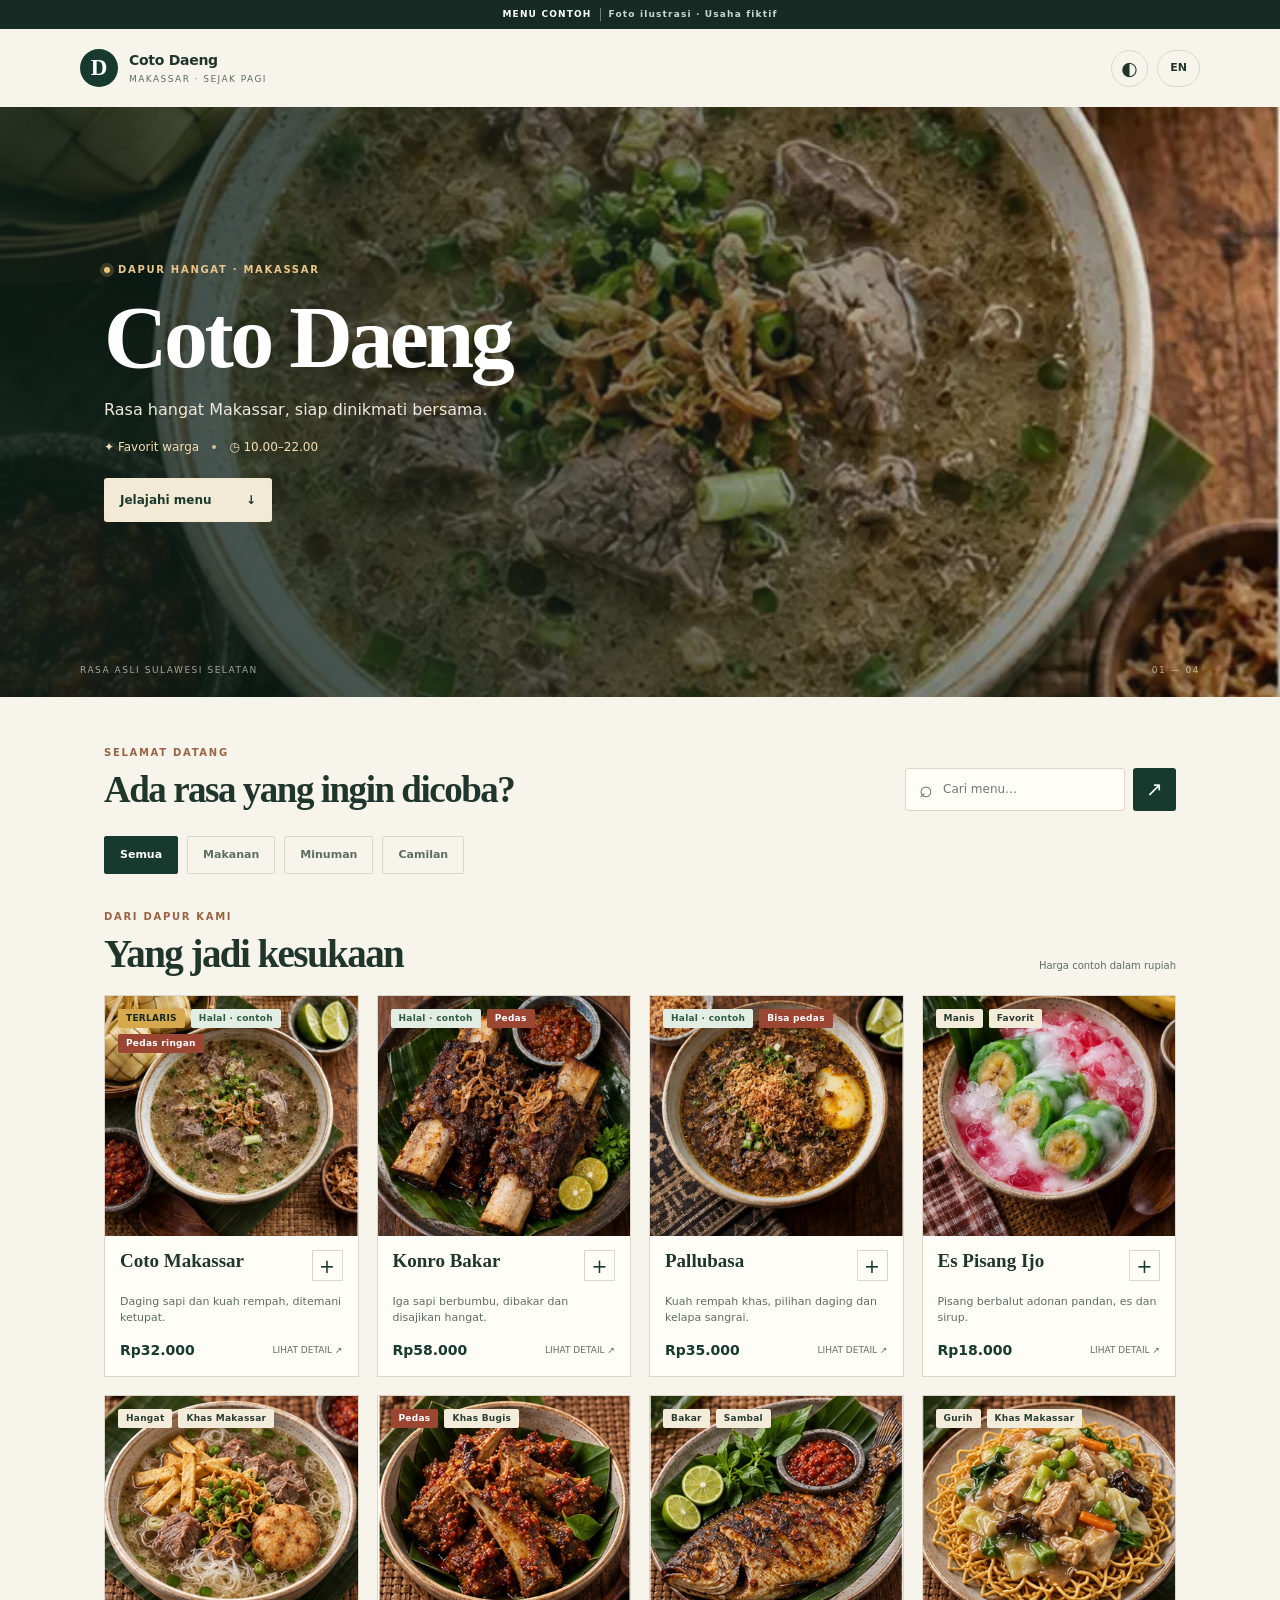
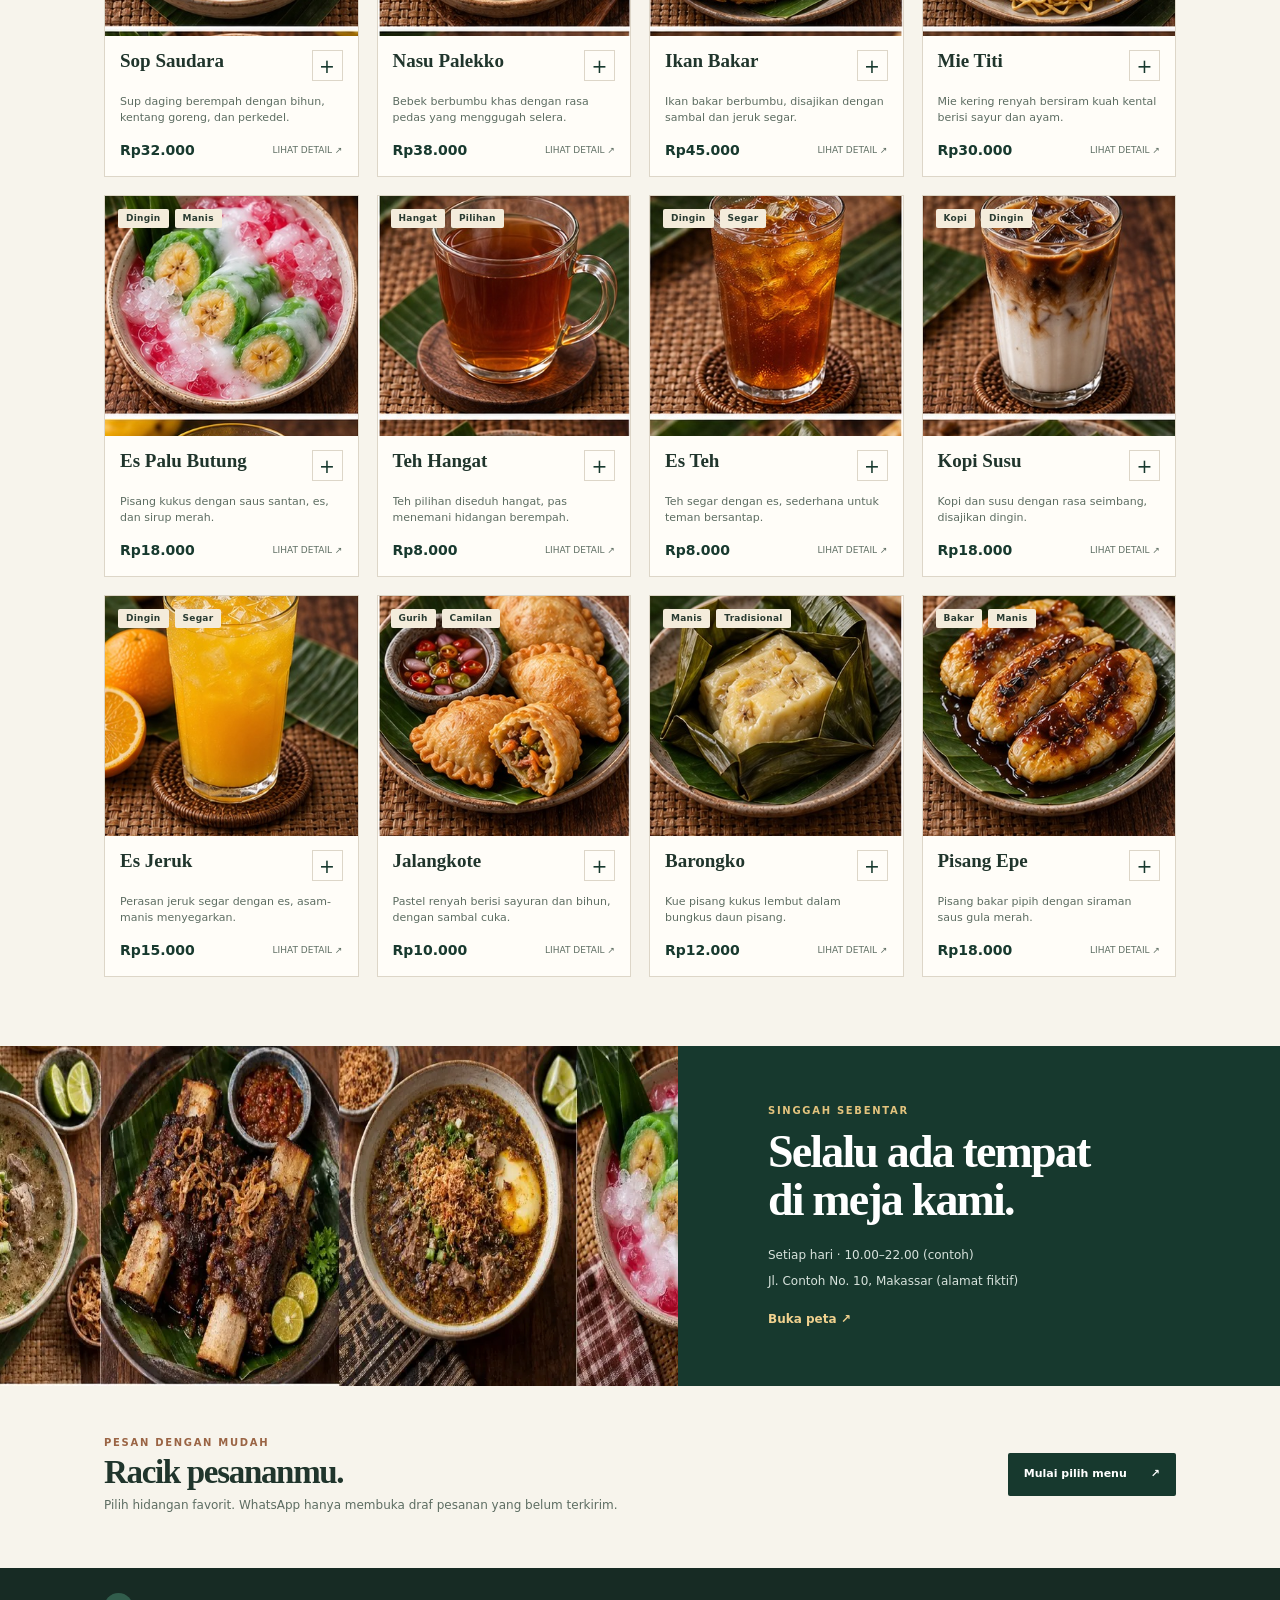
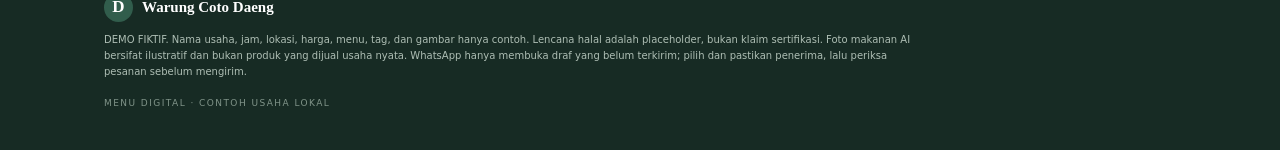
<file: index.html>
<!doctype html>
<html lang="id" translate="no">
<head>
  <meta charset="utf-8">
  <meta name="google" content="notranslate">
  <meta name="viewport" content="width=device-width, initial-scale=1">
  <meta name="description" content="Contoh menu digital fiktif Warung Coto Daeng Makassar. Demo, bukan restoran nyata.">
  <meta property="og:title" content="Warung Coto Daeng — DEMO">
  <meta property="og:description" content="Menu digital interaktif khas Makassar">
  <meta name="theme-color" content="#17392e">
  <link rel="preload" as="image" href="assets/coto.webp" fetchpriority="high">
  <title>Warung Coto Daeng — DEMO</title>
  <style>:root{--ink:#20352c;--muted:#5d6d62;--paper:#f7f4ec;--surface:#fffdf8;--forest:#17392e;--clay:#9a6444;--golden:#d8b367;--line:#ddd6c8;color-scheme:light}body.dark-theme{color-scheme:dark}

*{box-sizing:border-box}html{scroll-behavior:smooth;scroll-padding-top:16px}body{margin:0;background:var(--paper);color:var(--ink);font:15px/1.5 "DM Sans",system-ui,sans-serif;transition:background .25s,color .25s}button,input{font:inherit}button,a{-webkit-tap-highlight-color:transparent}a{color:inherit}.demo-ribbon{height:29px;display:flex;align-items:center;justify-content:center;gap:8px;background:#162b24;color:#fff;font-size:9px;letter-spacing:.13em;font-weight:700}.demo-ribbon span+span{padding-left:8px;border-left:1px solid #708078;color:#cad7d0}.site-head{height:78px;padding:0 max(22px,calc((100vw - 1120px)/2));display:flex;align-items:center;justify-content:space-between;background:var(--paper);position:relative;z-index:2}.brand{display:flex;align-items:center;gap:11px;text-decoration:none}.brand-mark{width:38px;height:38px;display:grid;place-items:center;border-radius:50%;background:var(--forest);color:#fff;font:700 23px "Playfair Display",serif}.brand b,.brand small{display:block}.brand b{font-size:14px;letter-spacing:-.02em}.brand small{font-size:9px;color:var(--muted);letter-spacing:.16em;margin-top:2px}.head-actions{display:flex;align-items:center;gap:9px}.icon-button,.lang-button{height:37px;border:1px solid var(--line);border-radius:50%;background:transparent;color:var(--ink);cursor:pointer}.icon-button{width:37px;font-size:19px}.lang-button{width:43px;border-radius:20px;font-weight:800;font-size:11px}.hero{height:clamp(430px,52vw,590px);position:relative;display:flex;align-items:center;overflow:hidden;color:white;background:#1a382e url("assets/coto.webp") center 54%/cover no-repeat}.hero-shade{position:absolute;inset:0;background:linear-gradient(90deg,rgba(12,31,24,.83) 0%,rgba(12,31,24,.54) 44%,rgba(12,31,24,.04) 100%),linear-gradient(0deg,rgba(10,24,19,.28),transparent 50%)}.hero-copy{position:relative;width:min(1120px,100%);margin:0 auto;padding:35px 24px 55px;animation:rise .7s both}.eyebrow{margin:0 0 10px;color:var(--golden);font-size:10px;font-weight:800;letter-spacing:.17em}.hero .eyebrow{display:flex;align-items:center;gap:8px;color:#e7c78c}.live-dot{width:6px;height:6px;border-radius:50%;background:#eac878;box-shadow:0 0 0 4px #eac87833}.hero h1,.section-heading h2,.welcome-row h2,.visit-copy h2,.order-copy h2{font-family:"Playfair Display",Georgia,serif;letter-spacing:-.04em}.hero h1{max-width:600px;font-size:clamp(46px,8.4vw,88px);line-height:.98;margin:18px 0 15px}.hero-tagline{max-width:420px;color:#eee9dc;font-size:16px}.hero-meta{display:flex;align-items:center;gap:13px;margin-top:16px;color:#f2dfb5;font-size:12px}.hero-meta i{width:4px;height:4px;border-radius:50%;background:#dac08e}.hero-cta{margin-top:22px;min-width:168px;display:inline-flex;justify-content:space-between;gap:25px;padding:13px 16px;background:#f3ead6;color:#1d392e;text-decoration:none;border-radius:3px;font-size:12px;font-weight:800;transition:transform .2s,background .2s}.hero-cta:hover{transform:translateY(-2px);background:white}.hero-caption{position:absolute;bottom:20px;left:max(24px,calc((100vw - 1120px)/2));right:max(24px,calc((100vw - 1120px)/2));display:flex;justify-content:space-between;color:#fff9;font-size:9px;letter-spacing:.17em}.welcome-row,.menu-section{max-width:1120px;margin:0 auto}.welcome-row{padding:48px 24px 23px;display:flex;justify-content:space-between;align-items:end;gap:24px}.welcome-row .eyebrow,.section-heading .eyebrow,.visit-copy .eyebrow,.order-copy .eyebrow{color:var(--clay)}.welcome-row h2{font-size:clamp(25px,4vw,37px);line-height:1.1;margin:0}.quick-actions{display:flex;gap:8px;align-items:center}.search{display:flex;align-items:center;gap:8px;width:220px;height:43px;padding:0 13px;border:1px solid var(--line);border-radius:3px;background:var(--surface);color:var(--muted)}.search>span{font-size:23px;line-height:1}.search input{width:100%;border:0;background:transparent;outline:0;color:var(--ink);font-size:12px}.wa-quick{height:43px;width:43px;display:grid;place-items:center;text-decoration:none;background:var(--forest);color:#fff;border-radius:3px;font-size:20px}.category-rail{display:flex;gap:9px;overflow-x:auto;scroll-snap-type:x mandatory;scrollbar-width:none;padding:2px max(24px,calc((100vw - 1072px)/2)) 24px;overscroll-behavior-x:contain}.category-rail::-webkit-scrollbar{display:none}.category-chip{flex:none;scroll-snap-align:start;padding:10px 15px;border:1px solid var(--line);background:transparent;color:var(--muted);border-radius:2px;white-space:nowrap;font-size:11px;font-weight:700;cursor:pointer;transition:all .2s}.category-chip.active,.category-chip:hover{background:var(--forest);border-color:var(--forest);color:#fff}.menu-section{padding:11px 24px 69px}.section-heading{display:flex;align-items:end;justify-content:space-between;margin:0 0 22px}.section-heading h2{margin:0;font-size:clamp(29px,4vw,39px);line-height:1}.price-note{font-size:10px;color:var(--muted)}.food-grid{display:grid;grid-template-columns:repeat(2,minmax(0,1fr));gap:18px}.food-card{position:relative;background:var(--surface);border:1px solid var(--line);overflow:hidden;cursor:pointer;animation:rise .44s both;transition:transform .24s,box-shadow .24s}.food-card:hover{transform:translateY(-4px);box-shadow:0 15px 36px #18251d16}.food-photo{height:clamp(220px,26vw,330px);position:relative;overflow:hidden;background:#d9d2c4}.food-photo img{width:100%;height:100%;display:block;object-fit:cover;transition:transform .7s cubic-bezier(.2,.7,.3,1)}.food-card:hover .food-photo img{transform:scale(1.055)}.badge-row{display:flex;flex-wrap:wrap;gap:6px}.food-photo .badge-row{position:absolute;top:13px;left:13px}.badge{padding:5px 8px;background:#f4ecdb;color:#293b31;font-size:9px;line-height:1;font-weight:800;letter-spacing:.03em;border-radius:2px}.badge.best{background:#d6a94f;color:#17271f}.badge.hot{background:#9b4533;color:white}.badge.halal{background:#e2eee4;color:#305a3d}.food-info{padding:14px 15px 15px}.food-title-row{display:flex;justify-content:space-between;align-items:start;gap:8px;min-height:38px}.food-title-row h3{margin:0;font:700 21px/1.12 "Playfair Display",Georgia,serif}.add-mini{width:31px;height:31px;flex:none;border:1px solid var(--line);background:transparent;color:var(--forest);font-size:19px;cursor:pointer;transition:all .2s}.add-mini:hover{background:var(--forest);color:#fff}.food-info p{margin:6px 0 12px;color:var(--muted);font-size:11px;line-height:1.45;min-height:34px;display:-webkit-box;-webkit-line-clamp:2;-webkit-box-orient:vertical;overflow:hidden}.food-price{font-weight:800;color:var(--forest);font-size:14px}.food-foot{display:flex;justify-content:space-between;align-items:center;margin-top:auto}.tap-note{font-size:9px;color:var(--muted)}.empty{padding:30px;color:var(--muted)}.visit-section{display:grid;grid-template-columns:1.06fr .94fr;background:var(--forest);color:#fff}.visit-photo{display:block;width:100%;height:100%;min-height:340px;object-fit:cover;object-position:center 60%}.visit-copy{max-width:520px;align-self:center;padding:45px clamp(25px,7vw,90px)}.visit-copy h2,.order-copy h2{font-size:clamp(30px,4.4vw,46px);line-height:1.04;margin:5px 0 22px}.visit-copy .eyebrow{color:#e3c37d}.visit-copy p:not(.eyebrow){color:#d7e2dc;font-size:12px;margin:8px 0}.text-link{display:inline-block;margin-top:12px;color:#f0d18e;font-size:12px;font-weight:800;text-decoration:none}.text-link span{margin-left:7px}.order-section{max-width:1120px;margin:auto;padding:49px 24px 54px;display:flex;justify-content:space-between;align-items:center;gap:30px}.order-copy .eyebrow{margin-bottom:5px}.order-copy h2{font-size:33px;margin:0 0 6px}.order-copy>p:last-child{margin:0;color:var(--muted);font-size:12px}.button{display:inline-flex;align-items:center;justify-content:space-between;gap:24px;padding:13px 16px;text-decoration:none;font-size:11px;font-weight:800;cursor:pointer;border:0;border-radius:2px}.dark-button{background:var(--forest);color:#fff;white-space:nowrap}.dark-button:hover,.cart-button:hover{background:#245b48}footer{padding:25px max(24px,calc((100vw - 1072px)/2)) 38px;background:#172b24;color:#cbd5ce}footer .footer-brand{display:flex;align-items:center;gap:9px;color:#fff;font-family:"Playfair Display",serif;font-weight:700}footer .brand-mark{width:29px;height:29px;font-size:17px;background:#315d4c}footer p{max-width:820px;font-size:10px;color:#aebeb4;line-height:1.6}footer>small{font-size:9px;letter-spacing:.16em;color:#809489}.cartbar{position:fixed;z-index:5;bottom:max(12px,env(safe-area-inset-bottom));left:50%;transform:translateX(-50%);width:min(570px,calc(100% - 24px));min-height:61px;display:flex;align-items:center;justify-content:space-between;gap:10px;padding:9px 10px 9px 14px;border:1px solid #ffffff20;background:#17392ee8;color:#fff;box-shadow:0 8px 30px #081c1570;backdrop-filter:blur(14px);animation:cart-in .28s both}.cart-copy{display:flex;align-items:center;gap:10px}.cart-icon{width:35px;height:35px;border-radius:50%;display:grid;place-items:center;background:#ffffff18;color:#e3c37d;font-size:18px}.cart-copy b,.cart-copy small{display:block}.cart-copy b{font-size:11px}.cart-copy small{font-size:10px;color:#c4d2ca}.cart-button{min-width:142px;background:#e7ca88;color:#182a21}.item-sheet{position:fixed;inset:auto 0 0;max-width:600px;width:100%;max-height:min(92dvh,790px);padding:0;border:0;border-radius:10px 10px 0 0;background:var(--surface);color:var(--ink);box-shadow:0 -20px 70px #09140f55;overflow:auto}.item-sheet::backdrop{background:#0818107d;backdrop-filter:blur(1px)}.item-sheet[open]{animation:sheet-in .32s cubic-bezier(.2,.8,.2,1)}.sheet-close{position:absolute;right:14px;top:14px;z-index:1;width:37px;height:37px;border:0;border-radius:50%;background:#f8f5eddf;color:#1a2b22;font-size:26px;line-height:1;cursor:pointer}.item-sheet>img{width:100%;height:min(55vh,380px);display:block;object-fit:cover}.sheet-content{padding:19px 22px calc(28px + env(safe-area-inset-bottom))}.sheet-content .badge{display:inline-block}.sheet-content h2{margin:12px 0 4px;font:700 31px/1.05 "Playfair Display",Georgia,serif}.sheet-content>p{color:var(--muted);font-size:13px}.sheet-bottom{margin-top:23px;padding-top:15px;border-top:1px solid var(--line);display:flex;align-items:center;justify-content:space-between}.sheet-bottom>strong{font-size:19px;color:var(--forest)}.stepper{display:flex;align-items:center;gap:15px}.stepper button{width:38px;height:38px;border:1px solid var(--line);background:transparent;color:var(--ink);font-size:21px;cursor:pointer}.stepper span{min-width:15px;text-align:center;font-weight:800}.dark-theme{--paper:#121a17;--surface:#1c2822;--ink:#edf1eb;--muted:#a4b1a9;--line:#34443b}.dark-theme .site-head{background:#151e1a}.dark-theme .brand-mark{background:#d2ad60;color:#132119}.dark-theme .category-chip.active,.dark-theme .category-chip:hover,.dark-theme .wa-quick,.dark-theme .dark-button{background:#d6b56c;color:#17251e;border-color:#d6b56c}.dark-theme .food-price,.dark-theme .sheet-bottom>strong{color:#d8bd7d}.dark-theme .visit-section{background:#1a3529}.dark-theme .icon-button,.dark-theme .lang-button{color:var(--ink)}[hidden]{display:none!important}@keyframes rise{from{opacity:0;transform:translateY(12px)}to{opacity:1;transform:translateY(0)}}@keyframes sheet-in{from{transform:translateY(30px);opacity:.7}to{transform:translateY(0);opacity:1}}@keyframes cart-in{from{transform:translate(-50%,15px);opacity:0}to{transform:translate(-50%,0);opacity:1}}@media(min-width:900px){.food-grid{grid-template-columns:repeat(4,minmax(0,1fr))}.food-photo{height:240px}.food-title-row h3{font-size:19px}}@media(max-width:680px){.site-head{height:66px;padding:0 18px}.hero{height:320px;background-position:58% center}.hero-shade{background:linear-gradient(90deg,#0d2119df,#0d211977 67%,#0d211922),linear-gradient(0deg,#0c1e1870,transparent 55%)}.hero-copy{padding:12px 22px 24px}.hero h1{max-width:350px;font-size:clamp(45px,12vw,54px);margin:12px 0 10px}.hero-tagline{max-width:280px;font-size:14px}.welcome-row{padding:28px 18px 20px;display:block}.welcome-row h2{max-width:310px;font-size:29px}.quick-actions{margin-top:18px}.search{width:auto;flex:1}.category-rail{padding:1px 18px 23px}.menu-section{padding:7px 18px 48px}.section-heading{align-items:end;margin-bottom:15px}.section-heading h2{font-size:30px}.price-note{max-width:94px;text-align:right;font-size:10px}.food-grid{grid-template-columns:1fr 1fr;gap:10px}.food-photo{height:auto;aspect-ratio:1/1}.food-photo .badge-row{top:8px;left:8px;gap:4px}.badge{font-size:9px;padding:5px 6px}.food-info{padding:11px 10px 12px;display:flex;flex-direction:column}.food-title-row h3{font-size:16px;line-height:1.15;display:-webkit-box;-webkit-line-clamp:2;-webkit-box-orient:vertical;overflow:hidden}.food-info p{font-size:11px;line-height:1.4;min-height:31px;margin:6px 0 9px}.food-price{font-size:12px}.tap-note{display:none}.add-mini{width:28px;height:28px}.visit-section{grid-template-columns:1fr}.visit-photo{min-height:225px;height:225px}.visit-copy{padding:29px 22px 35px}.visit-copy h2{font-size:36px}.order-section{padding:33px 18px;display:block}.order-copy h2{font-size:29px}.order-section>.button{margin-top:18px;width:100%}footer{padding:24px 18px 35px}.cartbar{min-height:56px}.cart-button{min-width:132px;padding:12px}.item-sheet{max-height:92dvh}.category-chip{padding:9px 12px;border-color:#d1cbbb;color:#52645a}.category-rail{padding-bottom:22px}.menu-section{padding-top:15px}.item-sheet>img{height:min(36dvh,300px)}.sheet-content{padding:17px 19px calc(30px + env(safe-area-inset-bottom))}}@media(prefers-reduced-motion:reduce){*,*::before,*::after{scroll-behavior:auto!important;animation-duration:.01ms!important;transition-duration:.01ms!important}}
/* Final mobile review refinements */
@media(max-width:680px){
  .hero{height:300px}
  .menu-section{padding-bottom:58px}
  body.has-cart .menu-section{padding-bottom:128px}
  .food-grid{gap:12px}
  .food-photo .badge-row{gap:3px}
  .badge{font-size:8px;padding:4px 5px;letter-spacing:.015em}
  .food-info{padding:12px 11px 13px}
  .food-title-row{gap:5px;align-items:center}
  .food-title-row h3{font-size:16px}
  .food-info p{margin:6px 0 10px}
  .sheet-close{right:18px;top:18px;box-shadow:0 2px 12px #081c1540}
}
/* Floating order control and detail sheet finish */
.cartbar{width:min(470px,calc(100% - 32px));min-height:58px;padding:8px 9px 8px 12px;border:1px solid #d8d2c3;background:color-mix(in srgb,var(--surface) 96%,transparent);color:var(--ink);box-shadow:0 8px 28px #18251d24;backdrop-filter:blur(12px)}
.cart-icon{background:var(--forest);color:#f0d18e}
.cart-copy small{color:var(--muted)}
.cart-button{min-width:132px;padding:11px 12px;background:var(--forest);color:#fff}
.item-sheet{inset:auto auto max(10px,env(safe-area-inset-bottom));width:min(584px,calc(100% - 16px));border-radius:18px;box-shadow:0 16px 65px #09140f55}
.item-sheet>img{border-radius:18px 18px 0 0}
.sheet-content{padding-left:22px;padding-right:22px}
@media(max-width:680px){
  .cartbar{width:calc(100% - 24px)}
  .cart-button{min-width:126px}
  .item-sheet{width:calc(100% - 16px);max-height:calc(92dvh - env(safe-area-inset-bottom));}
  .sheet-close{right:16px;top:16px}
}
.item-sheet{left:50%;right:auto}
.item-sheet[open]{animation:sheet-in .32s cubic-bezier(.2,.8,.2,1)}
@keyframes sheet-in{from{transform:translate(-50%,30px);opacity:.7}to{transform:translate(-50%,0);opacity:1}}
.item-sheet{left:8px;right:8px;width:auto;margin:0 auto;transform:none}
@keyframes sheet-in{from{transform:translateY(24px);opacity:.7}to{transform:translateY(0);opacity:1}}
@media(max-width:680px){
  .hero-shade{background:linear-gradient(90deg,#0a1c15f2 0%,#0a1c15c9 58%,#0a1c1544 100%),linear-gradient(0deg,#0c1e1860,transparent 60%)}
  .hero-caption{bottom:16px;color:#fffD}
  .section-heading{margin-bottom:19px}
  .food-photo .badge-row{display:none}
  .card-badges{display:flex;margin:0 0 7px;gap:4px;min-height:18px;align-items:center}
  .food-info{padding:12px 11px 13px}
  .cartbar{min-height:54px}
  .cart-icon{width:32px;height:32px}
  .item-sheet>img{height:min(32dvh,270px)}
  .item-sheet::backdrop{background:#08181066;backdrop-filter:none}
}
@media(min-width:681px){.card-badges{display:none}}
@media(max-width:680px){
  .cartbar{width:min(330px,calc(100% - 24px));min-height:52px;padding:6px 7px 6px 9px;gap:7px}
  .cart-copy{gap:7px}
  .cart-copy b{font-size:10px}
  .cart-copy small{font-size:9px}
  .cart-icon{width:30px;height:30px}
  .cart-button{min-width:116px;padding:10px 10px;font-size:10px}
  .hero-caption{font-size:10px;letter-spacing:.15em}
  .item-sheet .sheet-close{right:23px;top:23px;box-shadow:0 2px 14px #081c1533}
}
@media(max-width:680px){
  .hero-shade{background:linear-gradient(90deg,#0a1c15db 0%,#0a1c1599 58%,#0a1c1522 100%),linear-gradient(0deg,#0c1e1860,transparent 60%)}
  .add-mini{border-radius:5px;background:#f8f5ed;color:var(--forest)}
  .add-mini:hover{background:var(--forest);color:white}
}
</style>
</head>
<body>
  <div class="demo-ribbon"><span>MENU CONTOH</span><span>Foto ilustrasi · Usaha fiktif</span></div>
  <header class="site-head">
    <a class="brand" href="#top" aria-label="Warung Coto Daeng, beranda">
      <span class="brand-mark" aria-hidden="true">D</span>
      <span><b id="brandName">Coto Daeng</b><small>MAKASSAR · SEJAK PAGI</small></span>
    </a>
    <div class="head-actions"><button id="theme" class="icon-button" type="button" aria-label="Ganti tema">◐</button><button id="lang" class="lang-button" type="button">EN</button></div>
  </header>

  <main id="top">
    <section class="hero">
      <div class="hero-shade"></div>
      <div class="hero-copy">
        <p class="eyebrow"><span class="live-dot"></span><span id="heroOverline">DAPUR HANGAT · MAKASSAR</span></p>
        <h1 id="name">Coto Daeng</h1>
        <p class="hero-tagline" id="tagline">Rasa hangat Makassar, siap dinikmati bersama.</p>
        <div class="hero-meta"><span>✦ <span id="heroBest">Favorit warga</span></span><i></i><span>◷ <span id="heroHours">10.00–22.00</span></span></div>
        <a class="hero-cta" href="#menu"><span id="heroCta">Jelajahi menu</span><span aria-hidden="true">↓</span></a>
      </div>
      <div class="hero-caption"><span>RASA ASLI SULAWESI SELATAN</span><span>01 — 04</span></div>
    </section>

    <section id="welcome" class="welcome-row" aria-label="Pencarian dan aksi">
      <div><p class="eyebrow">SELAMAT DATANG</p><h2 id="welcomeHeading">Ada rasa yang ingin dicoba?</h2></div>
      <div class="quick-actions"><label class="search"><span aria-hidden="true">⌕</span><input id="search" placeholder="Cari menu…" aria-label="Cari menu"></label><a class="wa-quick compose-order" href="#menu" aria-label="Susun pesanan WhatsApp">↗</a></div>
    </section>

    <nav id="categories" class="category-rail" aria-label="Kategori menu"></nav>

    <section class="menu-section" id="menu">
      <div class="section-heading"><div><p class="eyebrow" id="menuOverline">DARI DAPUR KAMI</p><h2 id="menuHeading">Yang jadi kesukaan</h2></div><span class="price-note" id="priceNote">Harga dalam rupiah</span></div>
      <div id="items" class="food-grid" aria-live="polite"></div>
      <p id="empty" class="empty" hidden>Menu belum ditemukan. Coba kata lain.</p>
    </section>

    <section class="visit-section">
      <img id="visitPhoto" class="visit-photo" src="assets/hero.webp" loading="lazy" decoding="async" alt="Foto ilustrasi hidangan Makassar untuk demo fiktif">
      <div class="visit-copy"><p class="eyebrow" id="visitOverline">SINGGAH SEBENTAR</p><h2 id="visitTitle">Selalu ada tempat di meja kami.</h2><p id="hours"></p><p id="address"></p><a class="text-link" id="map" target="_blank" rel="noopener">Buka peta <span>↗</span></a></div>
    </section>

    <section class="order-section"><div class="order-copy"><p class="eyebrow">PESAN DENGAN MUDAH</p><h2 id="orderTitle">Racik pesananmu.</h2><p id="orderBody">Pilih hidangan favorit. Kami siapkan draf pesanan untuk WhatsApp.</p></div><a class="button dark-button compose-order" href="#menu"><span id="orderCta">Mulai pilih menu</span><span aria-hidden="true">↗</span></a></section>
    <footer><div class="footer-brand"><span class="brand-mark">D</span><span id="footerName">Warung Coto Daeng</span></div><p id="disclaimer"></p><small>MENU DIGITAL · CONTOH USAHA LOKAL</small></footer>
  </main>

  <aside class="cartbar" id="cartbar" hidden aria-live="polite"><div class="cart-copy"><span class="cart-icon">＋</span><span><b id="cartCount">0 item</b><small id="cartTotal">Total Rp0</small></span></div><a class="button cart-button compose-order" href="#menu"><span id="cartCta">Lihat pesanan</span><span aria-hidden="true">↗</span></a></aside>

  <dialog id="itemSheet" class="item-sheet"><button class="sheet-close" type="button" aria-label="Tutup">×</button><img id="sheetImage" alt=""><div class="sheet-content"><div id="sheetBadges" class="badge-row"></div><h2 id="sheetName"></h2><p id="sheetDescription"></p><div class="sheet-bottom"><strong id="sheetPrice"></strong><div class="stepper"><button id="sheetMinus" type="button" aria-label="Kurangi jumlah">−</button><span id="sheetQty">0</span><button id="sheetPlus" type="button" aria-label="Tambah jumlah">+</button></div></div></div></dialog>
  <script id="menu-data" type="application/json">{
  "demo": true,
  "businessName": "Warung Coto Daeng — DEMO",
  "tagline": "Rasa hangat Makassar, siap dinikmati bersama.",
  "whatsappPhone": "",
  "address": "Jl. Contoh No. 10, Makassar (alamat fiktif)",
  "hours": "Setiap hari · 10.00–22.00 (contoh)",
  "locationUrl": "https://maps.google.com/?q=Makassar",
  "menu": [
    {
      "category": "Makanan",
      "name": "Coto Makassar",
      "description": "Daging sapi dan kuah rempah, ditemani ketupat.",
      "price": 32000,
      "tags": [
        "Halal · contoh",
        "Pedas ringan"
      ],
      "image": "assets/coto.webp"
    },
    {
      "category": "Makanan",
      "name": "Konro Bakar",
      "description": "Iga sapi berbumbu, dibakar dan disajikan hangat.",
      "price": 58000,
      "tags": [
        "Halal · contoh",
        "Pedas"
      ],
      "image": "assets/konro.webp"
    },
    {
      "category": "Makanan",
      "name": "Pallubasa",
      "description": "Kuah rempah khas, pilihan daging dan kelapa sangrai.",
      "price": 35000,
      "tags": [
        "Halal · contoh",
        "Bisa pedas"
      ],
      "image": "assets/pallubasa.webp"
    },
    {
      "category": "Minuman",
      "name": "Es Pisang Ijo",
      "description": "Pisang berbalut adonan pandan, es dan sirup.",
      "price": 18000,
      "tags": [
        "Manis",
        "Favorit"
      ],
      "image": "assets/pisang-ijo.webp"
    },
    {
      "category": "Makanan",
      "name": "Sop Saudara",
      "description": "Sup daging berempah dengan bihun, kentang goreng, dan perkedel.",
      "price": 32000,
      "tags": [
        "Hangat",
        "Khas Makassar"
      ],
      "image": "assets/sop-saudara.jpg"
    },
    {
      "category": "Makanan",
      "name": "Nasu Palekko",
      "description": "Bebek berbumbu khas dengan rasa pedas yang menggugah selera.",
      "price": 38000,
      "tags": [
        "Pedas",
        "Khas Bugis"
      ],
      "image": "assets/nasu-palekko.jpg"
    },
    {
      "category": "Makanan",
      "name": "Ikan Bakar",
      "description": "Ikan bakar berbumbu, disajikan dengan sambal dan jeruk segar.",
      "price": 45000,
      "tags": [
        "Bakar",
        "Sambal"
      ],
      "image": "assets/ikan-bakar.jpg"
    },
    {
      "category": "Makanan",
      "name": "Mie Titi",
      "description": "Mie kering renyah bersiram kuah kental berisi sayur dan ayam.",
      "price": 30000,
      "tags": [
        "Gurih",
        "Khas Makassar"
      ],
      "image": "assets/mie-titi.jpg"
    },
    {
      "category": "Minuman",
      "name": "Es Palu Butung",
      "description": "Pisang kukus dengan saus santan, es, dan sirup merah.",
      "price": 18000,
      "tags": [
        "Dingin",
        "Manis"
      ],
      "image": "assets/es-palu-butung.jpg"
    },
    {
      "category": "Minuman",
      "name": "Teh Hangat",
      "description": "Teh pilihan diseduh hangat, pas menemani hidangan berempah.",
      "price": 8000,
      "tags": [
        "Hangat",
        "Pilihan"
      ],
      "image": "assets/teh-hangat.jpg"
    },
    {
      "category": "Minuman",
      "name": "Es Teh",
      "description": "Teh segar dengan es, sederhana untuk teman bersantap.",
      "price": 8000,
      "tags": [
        "Dingin",
        "Segar"
      ],
      "image": "assets/es-teh.jpg"
    },
    {
      "category": "Minuman",
      "name": "Kopi Susu",
      "description": "Kopi dan susu dengan rasa seimbang, disajikan dingin.",
      "price": 18000,
      "tags": [
        "Kopi",
        "Dingin"
      ],
      "image": "assets/kopi-susu.jpg"
    },
    {
      "category": "Minuman",
      "name": "Es Jeruk",
      "description": "Perasan jeruk segar dengan es, asam-manis menyegarkan.",
      "price": 15000,
      "tags": [
        "Dingin",
        "Segar"
      ],
      "image": "assets/es-jeruk.jpg"
    },
    {
      "category": "Camilan",
      "name": "Jalangkote",
      "description": "Pastel renyah berisi sayuran dan bihun, dengan sambal cuka.",
      "price": 10000,
      "tags": [
        "Gurih",
        "Camilan"
      ],
      "image": "assets/jalangkote.jpg"
    },
    {
      "category": "Camilan",
      "name": "Barongko",
      "description": "Kue pisang kukus lembut dalam bungkus daun pisang.",
      "price": 12000,
      "tags": [
        "Manis",
        "Tradisional"
      ],
      "image": "assets/barongko.jpg"
    },
    {
      "category": "Camilan",
      "name": "Pisang Epe",
      "description": "Pisang bakar pipih dengan siraman saus gula merah.",
      "price": 18000,
      "tags": [
        "Bakar",
        "Manis"
      ],
      "image": "assets/pisang-epe.jpg"
    }
  ],
  "disclaimer": "DEMO FIKTIF. Nama, nomor, lokasi, jam, harga, menu, tag dan gambar hanya contoh. Tag halal hanya placeholder, bukan klaim produk tersertifikasi. Foto AI ilustrasi; bukan foto produk yang dijual. Tombol WhatsApp hanya menyiapkan draf pesan; periksa penerima, item dan jumlah sebelum mengirim."
}
</script>
  <script>const DATA = Promise.resolve(JSON.parse(document.querySelector('#menu-data').textContent));
let english = false, dark = false, all = [], cart = new Map(), menuData = null, activeCategory = 'Semua', activeItem = null;
const $ = s => document.querySelector(s);
const money = n => 'Rp' + new Intl.NumberFormat('id-ID').format(n);
const dict = {'Coto Makassar':'Makassar Beef Soup','Konro Bakar':'Grilled Beef Ribs','Pallubasa':'Pallubasa Beef Soup','Es Pisang Ijo':'Green Banana Dessert','Sop Saudara':'Makassar Beef Soup','Nasu Palekko':'Spicy Duck','Ikan Bakar':'Grilled Fish','Mie Titi':'Crispy Noodles','Es Palu Butung':'Palu Butung Dessert','Teh Hangat':'Hot Tea','Es Teh':'Iced Tea','Kopi Susu':'Milk Coffee','Es Jeruk':'Iced Orange','Jalangkote':'Savory Pastry','Barongko':'Banana Cake','Pisang Epe':'Grilled Banana','Makanan':'Food','Minuman':'Drinks','Camilan':'Snacks'};
const descEN = {'Coto Makassar':'Beef in a spiced broth, served with ketupat.','Konro Bakar':'Grilled beef ribs with a rich Makassar spice blend.','Pallubasa':'Spiced beef soup with toasted coconut.','Es Pisang Ijo':'Banana wrapped in pandan dough with ice and syrup.','Sop Saudara':'Spiced beef soup with rice noodles, fried potato and fritter.','Nasu Palekko':'Duck cooked with a distinctive, lively Bugis spice blend.','Ikan Bakar':'Grilled fish with sambal and a squeeze of fresh lime.','Mie Titi':'Crispy noodles covered with thick chicken and vegetable gravy.','Es Palu Butung':'Steamed banana with coconut sauce, ice and red syrup.','Teh Hangat':'Freshly brewed tea, served warm with a spiced meal.','Es Teh':'Refreshing iced tea for a simple, cool sip.','Kopi Susu':'Balanced coffee and milk, served chilled.','Es Jeruk':'Fresh orange juice over ice, bright and sweet-tart.','Jalangkote':'Crisp pastry filled with vegetables and rice noodles, with vinegar chili.','Barongko':'Soft steamed banana cake wrapped in banana leaf.','Pisang Epe':'Pressed grilled banana with palm-sugar sauce.'};
const tagEN = {'Halal · contoh':'Halal · example','Pedas ringan':'Mild spice','Pedas':'Spicy','Bisa pedas':'Spice on request','Hangat':'Warm','Khas Makassar':'Makassar classic','Khas Bugis':'Bugis classic','Bakar':'Grilled','Sambal':'Chili relish','Gurih':'Savory','Dingin':'Chilled','Manis':'Sweet','Favorit':'Favorite','Pilihan':'Classic','Segar':'Refreshing','Kopi':'Coffee','Camilan':'Snack','Tradisional':'Traditional'};
const quantity = name => cart.get(name) || 0;
const safe = s => String(s).replace(/[&<>"']/g, c => ({'&':'&amp;','<':'&lt;','>':'&gt;','"':'&quot;',"'":'&#39;'}[c]));
const label = item => english ? (dict[item.name] || item.name) : item.name;
const description = item => english ? (descEN[item.name] || 'Illustrative description · demo only') : item.description;
const categoryLabel = cat => english ? (cat==='Semua'?'All':safe(dict[cat]||cat)) : (cat==='Minuman & pencuci mulut'?'Minuman & camilan':safe(cat));
const qtyTotal = () => [...cart.values()].reduce((a,b)=>a+b,0);
const totalPrice = () => [...cart].reduce((sum,[name,q])=>sum+(all.find(x=>x.name===name)?.price||0)*q,0);

function makeMessage() {
  const lines=[...cart].filter(([,q])=>q>0).map(([name,q])=>`• ${q} × ${english ? (dict[name]||name) : name} — ${money(all.find(x=>x.name===name).price*q)}`);
  if(!lines.length)return '';
  return english ? `Hello, I would like to order from Warung Coto Daeng (DEMO):\n${lines.join('\n')}\nSimulated total: ${money(totalPrice())}\nThis is a fictional demo draft. Nothing is sent automatically or addressed to the restaurant. Choose and verify the recipient, then check items, quantities and prices before sending.` : `Halo Warung Coto Daeng (DEMO), saya ingin memesan:\n${lines.join('\n')}\nTotal simulasi: ${money(totalPrice())}\nIni hanya draf demo fiktif. Tidak ada pesan yang terkirim otomatis atau ditujukan ke restoran. Pilih dan pastikan penerima, lalu periksa item, jumlah, dan harga sebelum mengirim.`;
}
function updateOrder() {
  const count=qtyTotal();
  $('#cartbar').hidden=count===0;
  document.body.classList.toggle('has-cart',count>0);
  $('#cartCount').textContent=english?`${count} ${count===1?'item':'items'}`:`${count} item dipilih`;
  $('#cartTotal').textContent=english?`Simulated total ${money(totalPrice())}`:`Total simulasi ${money(totalPrice())}`;
  document.querySelectorAll('.compose-order').forEach(a=>{
    if(count){a.href=`https://wa.me/${(menuData.whatsappPhone||'').replace(/\D/g,'')}?text=${encodeURIComponent(makeMessage())}`;a.target='_blank';a.rel='noopener';}
    else{a.href='#menu';a.removeAttribute('target');}
  });
  refreshSheet();
}
function tagsFor(item){
  const tags=[];
  if(item.name==='Coto Makassar')tags.push(`<span class="badge best">${english?'BEST SELLER':'TERLARIS'}</span>`);
  for(const t of item.tags) tags.push(`<span class="badge ${/pedas/i.test(t)?'hot':/halal/i.test(t)?'halal':''}">${safe(english?(tagEN[t]||t):t)}</span>`);
  return tags.join('');
}
function renderCategories(){
  const categories=['Semua',...new Set(all.map(x=>x.category))];
  $('#categories').innerHTML=categories.map(cat=>`<button class="category-chip ${cat===activeCategory?'active':''}" type="button" data-category="${safe(cat)}" aria-label="${english?'Show category ':'Tampilkan kategori '}${safe(categoryLabel(cat))}">${categoryLabel(cat)}</button>`).join('');
  document.querySelectorAll('.category-chip').forEach(btn=>btn.addEventListener('click',()=>{activeCategory=btn.dataset.category;$('#search').value='';render();btn.scrollIntoView({behavior:'smooth',block:'nearest',inline:'center'});}));
}
function render(){
  document.documentElement.lang=english?'en':'id';
  $('.brand').setAttribute('aria-label',english?'Warung Coto Daeng, home':'Warung Coto Daeng, beranda');
  $('#welcome').setAttribute('aria-label',english?'Search and actions':'Pencarian dan aksi');
  $('#categories').setAttribute('aria-label',english?'Menu categories':'Kategori menu');
  $('#search').setAttribute('aria-label',english?'Search menu':'Cari menu');
  $('.wa-quick').setAttribute('aria-label',english?'Prepare a WhatsApp order':'Susun pesanan WhatsApp');
  $('#theme').setAttribute('aria-label',english?(dark?'Use light theme':'Use dark theme'):(dark?'Gunakan tema terang':'Gunakan tema gelap'));
  $('#visitPhoto').alt=english?'Illustrative Makassar dish photo for a fictional demo':'Foto ilustrasi hidangan Makassar untuk demo fiktif';
  $('#lang').setAttribute('aria-label',english?'Switch language to Indonesian':'Ganti bahasa ke Inggris');
  $('.sheet-close').setAttribute('aria-label',english?'Close item details':'Tutup detail menu');
  $('#sheetMinus').setAttribute('aria-label',english?'Decrease quantity':'Kurangi jumlah');
  $('#sheetPlus').setAttribute('aria-label',english?'Increase quantity':'Tambah jumlah');
  const q=$('#search').value.trim().toLocaleLowerCase();
  const shown=all.filter(item=>{
    const inCategory=activeCategory==='Semua'||item.category===activeCategory;
    const haystack=[item.name,dict[item.name],item.description,descEN[item.name],item.category,dict[item.category]].filter(Boolean).join(' ').toLocaleLowerCase();
    return inCategory&&haystack.includes(q);
  });
  $('#heroOverline').textContent=english?'A WARM MAKASSAR KITCHEN':'DAPUR HANGAT · MAKASSAR';
  $('#heroBest').textContent=english?'A local favorite':'Favorit warga';
  $('#heroCta').textContent=english?'Explore the menu':'Jelajahi menu';
  $('#welcomeHeading').textContent=english?'What are you craving today?':'Ada rasa yang ingin dicoba?';
  $('#search').placeholder=english?'Find a dish…':'Cari menu…';
  $('#menuOverline').textContent=english?'FROM OUR KITCHEN':'DARI DAPUR KAMI';
  $('#menuHeading').textContent=english?'Made to be loved':'Yang jadi kesukaan';
  $('#priceNote').textContent=english?'Example prices in IDR':'Harga contoh dalam rupiah';
  $('#visitOverline').textContent=english?'COME ON BY':'SINGGAH SEBENTAR';
  $('#visitTitle').textContent=english?'There is always a place at our table.':'Selalu ada tempat di meja kami.';
  $('#map').textContent=english?'Open map ↗':'Buka peta ↗';
  $('#orderTitle').textContent=english?'Build your order.':'Racik pesananmu.';
  $('#orderBody').textContent=english?'Choose your favorites. WhatsApp will open an unsent order draft.':'Pilih hidangan favorit. WhatsApp hanya membuka draf pesanan yang belum terkirim.';
  $('#orderCta').textContent=english?(qtyTotal()?'Order via WhatsApp':'Choose dishes'):(qtyTotal()?'Pesan via WhatsApp':'Mulai pilih menu');
  $('#cartCta').textContent=english?'Order via WhatsApp':'Pesan via WhatsApp';
  $('#disclaimer').textContent=english?'FICTIONAL DEMO. Business, hours, location, prices, dishes, tags and images are examples only. The halal badge is a placeholder, not a certification claim. AI food photos are illustrative and do not show products sold by a real business. WhatsApp only opens an unsent draft; choose and verify the recipient, then check the order before sending.':'DEMO FIKTIF. Nama usaha, jam, lokasi, harga, menu, tag, dan gambar hanya contoh. Lencana halal adalah placeholder, bukan klaim sertifikasi. Foto makanan AI bersifat ilustratif dan bukan produk yang dijual usaha nyata. WhatsApp hanya membuka draf yang belum terkirim; pilih dan pastikan penerima, lalu periksa pesanan sebelum mengirim.';
  renderCategories();
  $('#items').innerHTML=shown.map((item,i)=>`<article class="food-card" data-open="${safe(item.name)}" style="animation-delay:${Math.min(i*55,220)}ms" tabindex="0" aria-label="${english?'See details for':'Lihat detail'} ${safe(label(item))}"><div class="food-photo"><img src="${safe(item.image)}" alt="${english?'Illustrative photo of ':'Foto ilustrasi '}${safe(label(item))}" loading="lazy" decoding="async"><div class="badge-row">${tagsFor(item)}</div></div><div class="food-info"><div class="badge-row card-badges">${tagsFor(item)}</div><div class="food-title-row"><h3>${safe(label(item))}</h3><button class="add-mini" type="button" data-add="${safe(item.name)}" aria-label="${english?'Add ':'Tambah '}${safe(label(item))}${english?' to order':' ke pesanan'}">+</button></div><p>${safe(description(item))}</p><div class="food-foot"><strong class="food-price">${money(item.price)}</strong><span class="tap-note">${english?'VIEW DETAIL':'LIHAT DETAIL'} ↗</span></div></div></article>`).join('');
  $('#empty').hidden=shown.length>0;
  document.querySelectorAll('.food-card').forEach(card=>{
    const open=()=>openSheet(card.dataset.open);
    card.addEventListener('click',e=>{if(!e.target.closest('[data-add]'))open();});
    card.addEventListener('keydown',e=>{if(e.key==='Enter'||e.key===' '){e.preventDefault();open();}});
  });
  document.querySelectorAll('[data-add]').forEach(b=>b.addEventListener('click',e=>{e.stopPropagation();const n=b.dataset.add;cart.set(n,quantity(n)+1);updateOrder();render();}));
}
function openSheet(name){
  activeItem=all.find(x=>x.name===name);if(!activeItem)return;
  refreshSheet();const dialog=$('#itemSheet');if(!dialog.open)dialog.showModal();
}
function refreshSheet(){
  if(!activeItem)return;
  $('#sheetImage').src=activeItem.image;$('#sheetImage').alt=`${english?'Illustrative photo of ':'Foto ilustrasi '}${label(activeItem)}`;
  $('#sheetBadges').innerHTML=tagsFor(activeItem);$('#sheetName').textContent=label(activeItem);$('#sheetDescription').textContent=description(activeItem);$('#sheetPrice').textContent=money(activeItem.price);
  $('#sheetQty').textContent=quantity(activeItem.name);
}
function mutate(name,delta){const n=quantity(name)+delta;if(n>0)cart.set(name,n);else cart.delete(name);updateOrder();render();}
DATA.then(d=>{
  menuData=d;all=d.menu;
  $('#name').textContent=d.businessName.replace(/^Warung\s+/,'').replace(' — DEMO','');$('#brandName').textContent=d.businessName.replace('Warung ','').replace(' — DEMO','');$('#footerName').textContent=d.businessName.replace(' — DEMO','');
  $('#tagline').textContent=d.tagline;$('#heroHours').textContent=d.hours.replace('Setiap hari · ','').replace(' (contoh)','');$('#hours').textContent=d.hours;$('#address').textContent=d.address;$('#map').href=d.locationUrl;
  $('#lang').addEventListener('click',()=>{english=!english;$('#lang').textContent=english?'ID':'EN';render();updateOrder();});
  $('#theme').addEventListener('click',()=>{dark=!dark;document.body.classList.toggle('dark-theme',dark);$('#theme').textContent=dark?'☼':'◐';$('#theme').setAttribute('aria-label',english?(dark?'Use light theme':'Use dark theme'):(dark?'Gunakan tema terang':'Gunakan tema gelap'));});
  $('#search').addEventListener('input',()=>{activeCategory='Semua';render();});
  $('#sheetClose')?.addEventListener('click',()=>$('#itemSheet').close());
  $('.sheet-close').addEventListener('click',()=>$('#itemSheet').close());
  $('#itemSheet').addEventListener('click',e=>{if(e.target===$('#itemSheet'))$('#itemSheet').close();});
  $('#sheetPlus').addEventListener('click',()=>activeItem&&mutate(activeItem.name,1));
  $('#sheetMinus').addEventListener('click',()=>activeItem&&mutate(activeItem.name,-1));
  render();updateOrder();
}).catch(err=>{console.error(err);$('#items').innerHTML='<p class="empty">Menu sedang tidak tersedia. Coba muat ulang.</p>';});
</script>
</body>
</html>
</file>
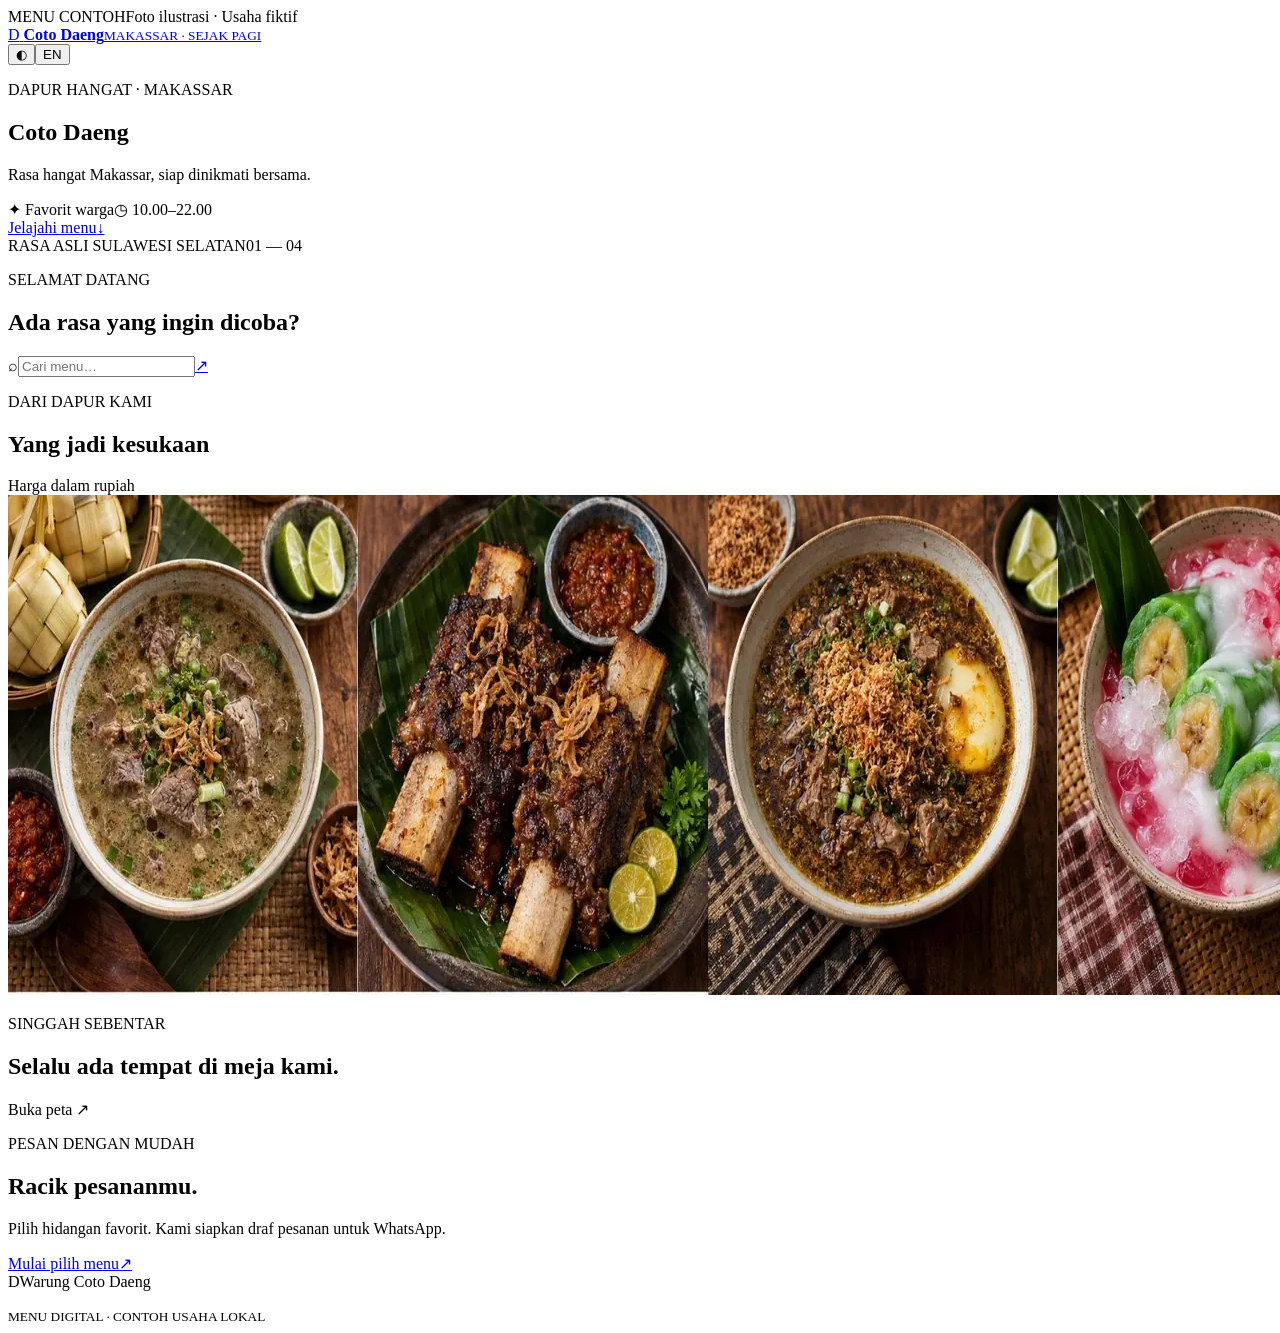
<file: index.template.html>
<!doctype html>
<html lang="id" translate="no">
<head>
  <meta charset="utf-8">
  <meta name="google" content="notranslate">
  <meta name="viewport" content="width=device-width, initial-scale=1">
  <meta name="description" content="Contoh menu digital fiktif Warung Coto Daeng Makassar. Demo, bukan restoran nyata.">
  <meta property="og:title" content="Warung Coto Daeng — DEMO">
  <meta property="og:description" content="Menu digital interaktif khas Makassar">
  <meta name="theme-color" content="#17392e">
  <link rel="preload" as="image" href="assets/coto.webp" fetchpriority="high">
  <title>Warung Coto Daeng — DEMO</title>
  <!-- BUILD:STYLES -->
</head>
<body>
  <div class="demo-ribbon"><span>MENU CONTOH</span><span>Foto ilustrasi · Usaha fiktif</span></div>
  <header class="site-head">
    <a class="brand" href="#top" aria-label="Warung Coto Daeng, beranda">
      <span class="brand-mark" aria-hidden="true">D</span>
      <span><b id="brandName">Coto Daeng</b><small>MAKASSAR · SEJAK PAGI</small></span>
    </a>
    <div class="head-actions"><button id="theme" class="icon-button" type="button" aria-label="Ganti tema">◐</button><button id="lang" class="lang-button" type="button">EN</button></div>
  </header>

  <main id="top">
    <section class="hero">
      <div class="hero-shade"></div>
      <div class="hero-copy">
        <p class="eyebrow"><span class="live-dot"></span><span id="heroOverline">DAPUR HANGAT · MAKASSAR</span></p>
        <h1 id="name">Coto Daeng</h1>
        <p class="hero-tagline" id="tagline">Rasa hangat Makassar, siap dinikmati bersama.</p>
        <div class="hero-meta"><span>✦ <span id="heroBest">Favorit warga</span></span><i></i><span>◷ <span id="heroHours">10.00–22.00</span></span></div>
        <a class="hero-cta" href="#menu"><span id="heroCta">Jelajahi menu</span><span aria-hidden="true">↓</span></a>
      </div>
      <div class="hero-caption"><span>RASA ASLI SULAWESI SELATAN</span><span>01 — 04</span></div>
    </section>

    <section id="welcome" class="welcome-row" aria-label="Pencarian dan aksi">
      <div><p class="eyebrow">SELAMAT DATANG</p><h2 id="welcomeHeading">Ada rasa yang ingin dicoba?</h2></div>
      <div class="quick-actions"><label class="search"><span aria-hidden="true">⌕</span><input id="search" placeholder="Cari menu…" aria-label="Cari menu"></label><a class="wa-quick compose-order" href="#menu" aria-label="Susun pesanan WhatsApp">↗</a></div>
    </section>

    <nav id="categories" class="category-rail" aria-label="Kategori menu"></nav>

    <section class="menu-section" id="menu">
      <div class="section-heading"><div><p class="eyebrow" id="menuOverline">DARI DAPUR KAMI</p><h2 id="menuHeading">Yang jadi kesukaan</h2></div><span class="price-note" id="priceNote">Harga dalam rupiah</span></div>
      <div id="items" class="food-grid" aria-live="polite"></div>
      <p id="empty" class="empty" hidden>Menu belum ditemukan. Coba kata lain.</p>
    </section>

    <section class="visit-section">
      <img id="visitPhoto" class="visit-photo" src="assets/hero.webp" loading="lazy" decoding="async" alt="Foto ilustrasi hidangan Makassar untuk demo fiktif">
      <div class="visit-copy"><p class="eyebrow" id="visitOverline">SINGGAH SEBENTAR</p><h2 id="visitTitle">Selalu ada tempat di meja kami.</h2><p id="hours"></p><p id="address"></p><a class="text-link" id="map" target="_blank" rel="noopener">Buka peta <span>↗</span></a></div>
    </section>

    <section class="order-section"><div class="order-copy"><p class="eyebrow">PESAN DENGAN MUDAH</p><h2 id="orderTitle">Racik pesananmu.</h2><p id="orderBody">Pilih hidangan favorit. Kami siapkan draf pesanan untuk WhatsApp.</p></div><a class="button dark-button compose-order" href="#menu"><span id="orderCta">Mulai pilih menu</span><span aria-hidden="true">↗</span></a></section>
    <footer><div class="footer-brand"><span class="brand-mark">D</span><span id="footerName">Warung Coto Daeng</span></div><p id="disclaimer"></p><small>MENU DIGITAL · CONTOH USAHA LOKAL</small></footer>
  </main>

  <aside class="cartbar" id="cartbar" hidden aria-live="polite"><div class="cart-copy"><span class="cart-icon">＋</span><span><b id="cartCount">0 item</b><small id="cartTotal">Total Rp0</small></span></div><a class="button cart-button compose-order" href="#menu"><span id="cartCta">Lihat pesanan</span><span aria-hidden="true">↗</span></a></aside>

  <dialog id="itemSheet" class="item-sheet"><button class="sheet-close" type="button" aria-label="Tutup">×</button><img id="sheetImage" alt=""><div class="sheet-content"><div id="sheetBadges" class="badge-row"></div><h2 id="sheetName"></h2><p id="sheetDescription"></p><div class="sheet-bottom"><strong id="sheetPrice"></strong><div class="stepper"><button id="sheetMinus" type="button" aria-label="Kurangi jumlah">−</button><span id="sheetQty">0</span><button id="sheetPlus" type="button" aria-label="Tambah jumlah">+</button></div></div></div></dialog>
  <!-- BUILD:MENU -->
  <!-- BUILD:APP -->
</body>
</html>
</file>
